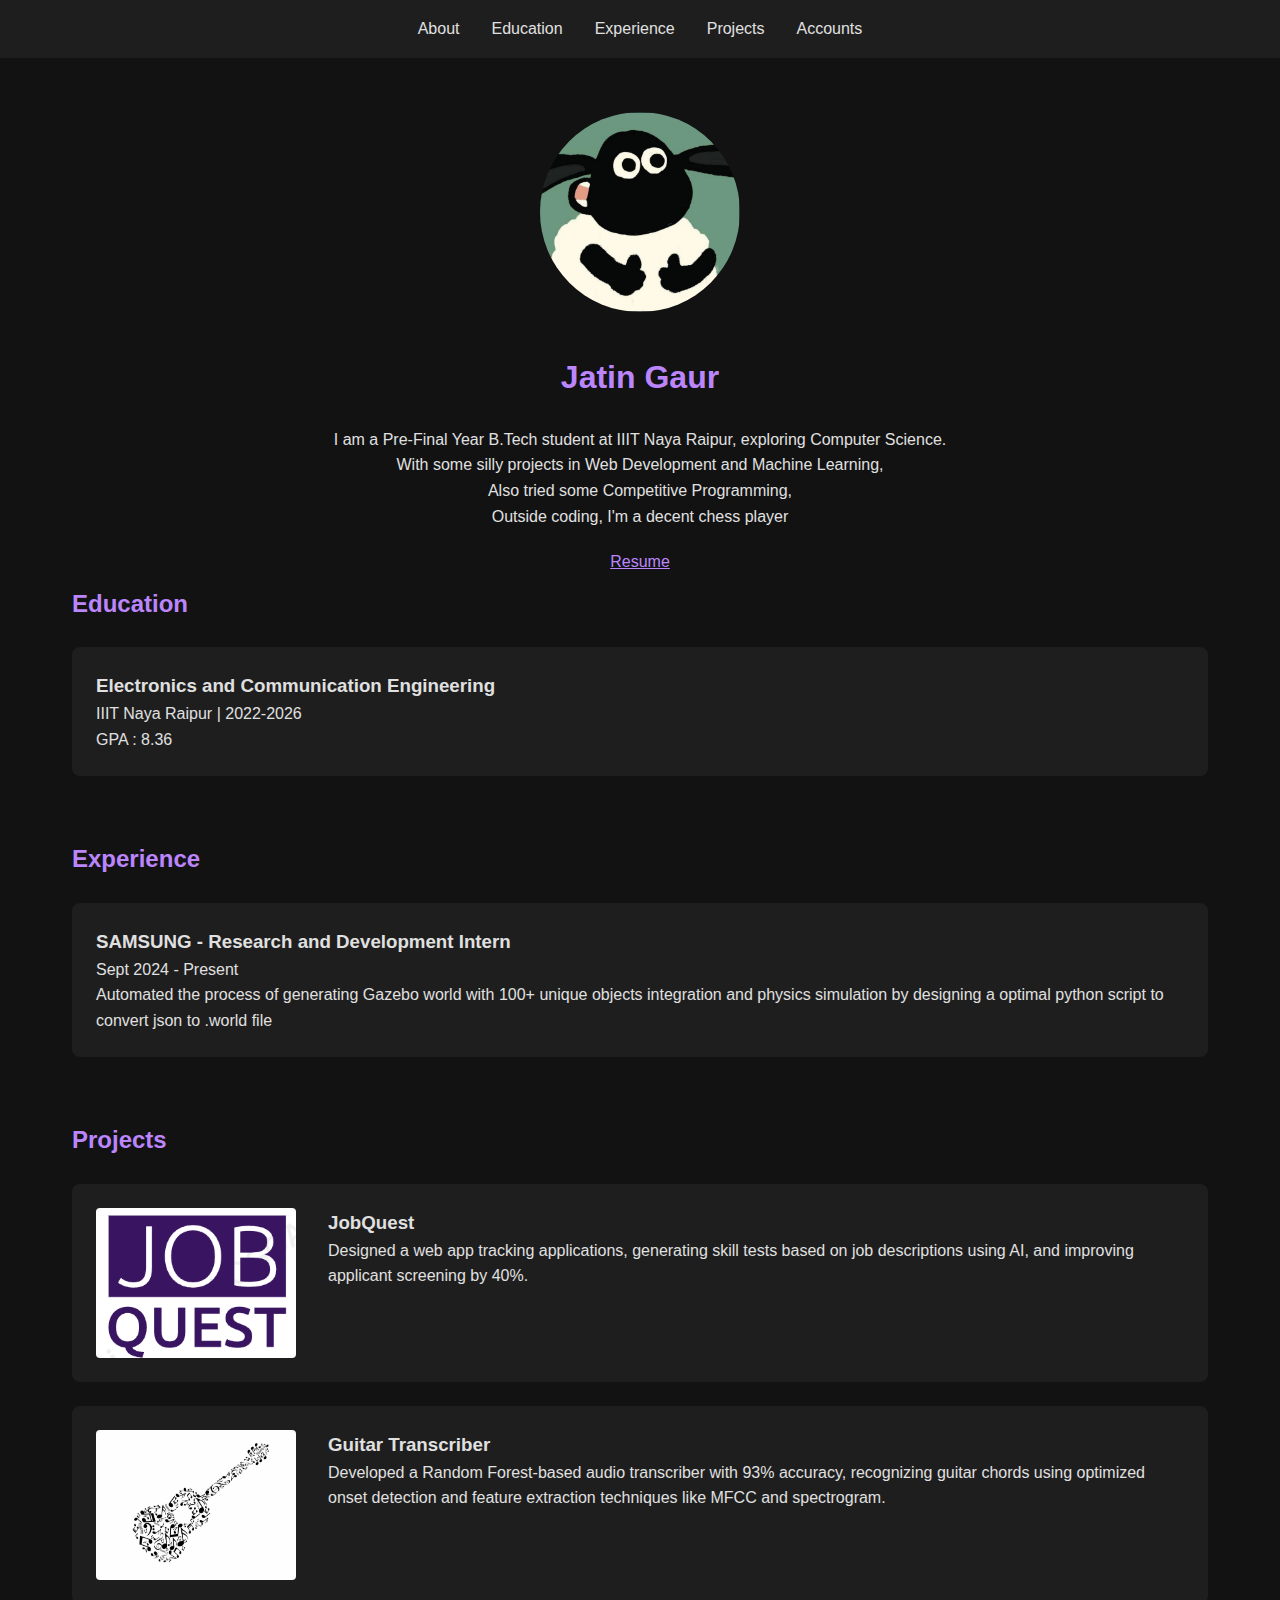
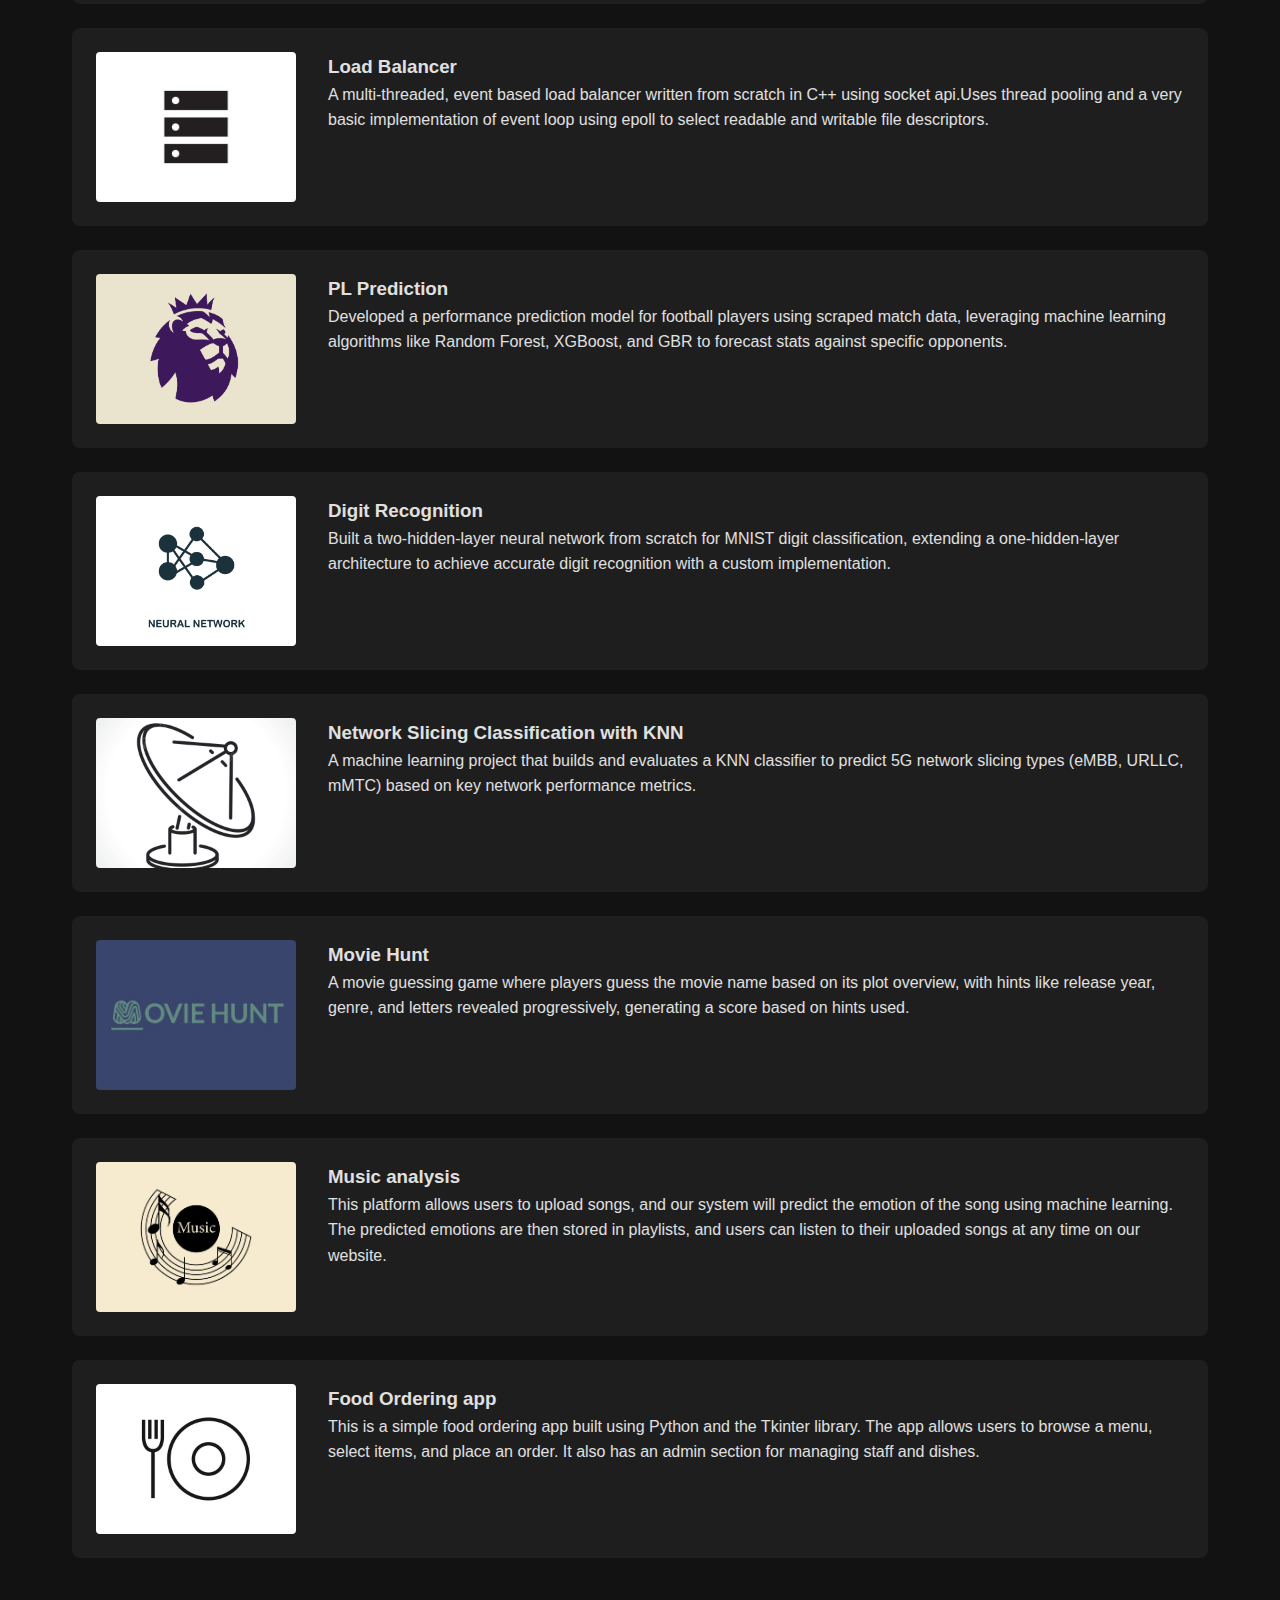
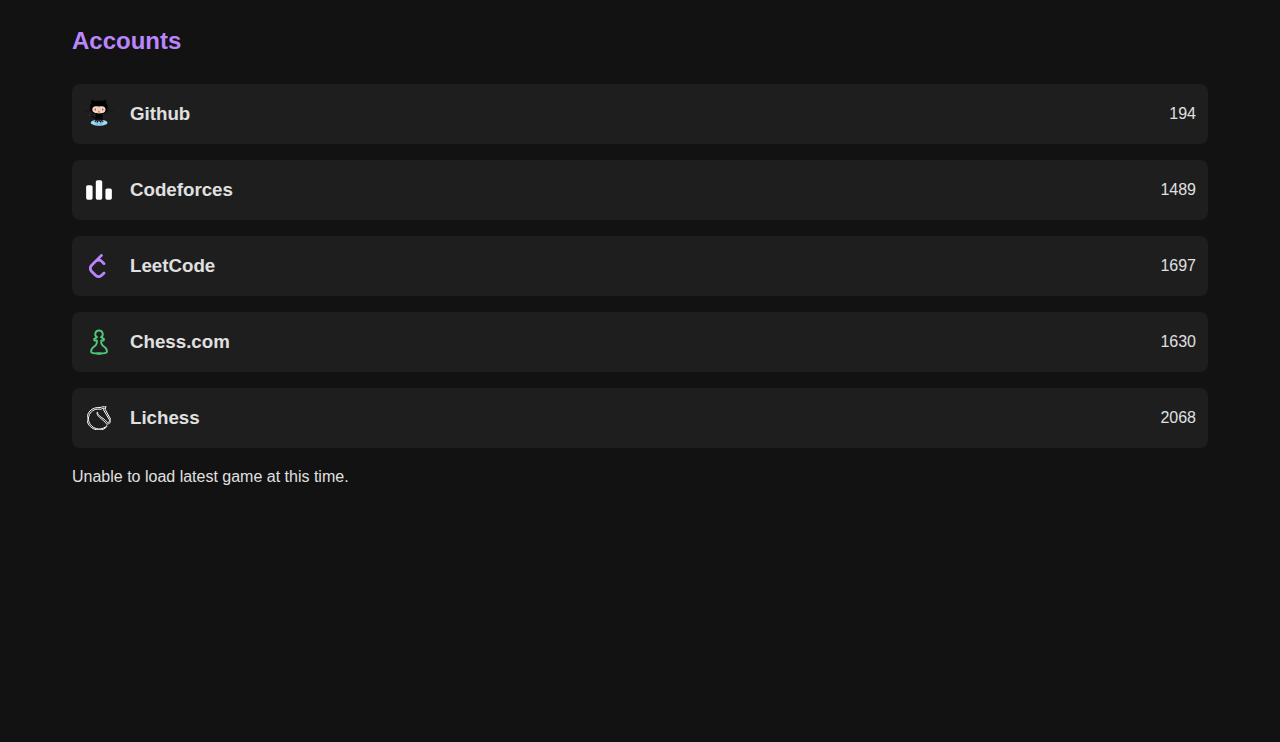
<file: index.html>
<!DOCTYPE html>
<html lang="en">
<head>
    <meta charset="UTF-8">
    <meta name="viewport" content="width=device-width, initial-scale=1.0">
    <title>Portfolio</title>
    <style>
        :root {
            --bg-color: #121212;
            --text-color: #e0e0e0;
            --accent-color: #BB86FC;
            --card-bg: #1E1E1E;
            --hover-color: #2d2d2d;
        }

        * {
            margin: 0;
            padding: 0;
            box-sizing: border-box;
            font-family: 'Segoe UI', sans-serif;
        }

        body {
            background-color: var(--bg-color);
            color: var(--text-color);
            line-height: 1.6;
        }

        nav {
            background-color: var(--card-bg);
            padding: 1rem;
            position: fixed;
            width: 100%;
            top: 0;
            z-index: 1000;
        }

        nav ul {
            display: flex;
            justify-content: center;
            list-style: none;
            gap: 2rem;
        }

        nav a {
            color: var(--text-color);
            text-decoration: none;
            font-weight: 500;
            transition: color 0.3s;
        }

        nav a:hover {
            color: var(--accent-color);
        }

        .container {
            max-width: 1200px;
            margin: 80px auto 0;
            padding: 2rem;
        }

        section {
            margin-bottom: 4rem;
        }

        h1, h2 {
            color: var(--accent-color);
            margin-bottom: 1.5rem;
        }

        .card {
            background-color: var(--card-bg);
            border-radius: 8px;
            padding: 1.5rem;
            margin-bottom: 1.5rem;
            display: flex;
            gap: 2rem;
            transition: transform 0.3s;
            cursor: pointer;
        }

        .card:hover {
            transform: translateY(-5px);
            background-color: var(--hover-color);
        }

        .card img {
            width: 200px;
            height: 150px;
            object-fit: cover;
            border-radius: 4px;
        }

        .card-content {
            flex: 1;
        }

        .date {
            color: var(--accent-color);
            font-size: 0.9rem;
            margin-bottom: 0.5rem;
        }

        .education-item, .experience-item {
            background-color: var(--card-bg);
            padding: 1.5rem;
            border-radius: 8px;
            margin-bottom: 1.5rem;
        }

        #about {
            max-width: 800px;
            margin: 0 auto;
            text-align: center;
        }

        #about img {
            width: 200px;
            height: 200px;
            border-radius: 50%;
            margin-bottom: 2rem;
        }
        .account-card {
            background-color: var(--card-bg);
            border-radius: 8px;
            padding: 0.75rem;
            margin-bottom: 1rem;
            display: flex;
            align-items: center;
            gap: 1rem;
            transition: transform 0.3s;
            cursor: pointer;
            height: 60px; /* One finger thickness */
        }

        .account-card:hover {
            transform: translateY(-3px);
            background-color: var(--hover-color);
        }

        .account-card .logo {
            width: 30px;
            height: 30px;
            display: flex;
            align-items: center;
            justify-content: center;
        }

        .account-card .card-content {
            display: flex;
            align-items: center;
            justify-content: space-between;
            width: 100%;
        }

        .account-card h3 {
            margin: 0;
        }
        .resume-button { /* Purple color matching your portfolio theme */
            color: #BB86FC;
            margin-top: 10px;
            padding: 10px 20px;
            border-radius: 5px;
            display: inline-block;
            cursor: pointer;
            transition: all 0.3s ease;
            font-weight: 500;
        }

        .resume-button:hover {/* Darker purple on hover */
            transform: translateY(-2px);
            box-shadow: 0 2px 8px rgba(187, 134, 252, 0.3);
        }
    </style>
</head>
<body>
    <nav>
        <ul>
            <li><a href="#about">About</a></li>
            <li><a href="#education">Education</a></li>
            <li><a href="#experience">Experience</a></li>
            <li><a href="#projects">Projects</a></li>
            <li><a href="#Accounts">Accounts</a></li>
            <!-- <li><a href="blogs.html">Blog</a></li> -->
        </ul>
    </nav>

    <div class="container">
        <section id="about">
            <img src="./image.png" alt="Profile Picture">
            <h1>Jatin Gaur</h1>
            <p>I am a Pre-Final Year B.Tech student at IIIT Naya Raipur, exploring Computer Science. <br>
                With some silly projects in Web Development and Machine Learning, <br>
                Also tried some Competitive Programming,<br>
                Outside coding, I'm a decent chess player</p>
            <a href="https://drive.google.com/file/d/12S8orpZF9e33Km_1vNeRA02Lgujei9G2/view" class="resume-button" target="_blank">Resume</a>
        </section>

        <section id="education">
            <h2>Education</h2>
            <div class="education-item">
                <h3>Electronics and Communication Engineering</h3>
                <p>IIIT Naya Raipur | 2022-2026</p> <p>GPA : 8.36</p>
            </div>
        </section>

        <section id="experience">
            <h2>Experience</h2>
            <div class="experience-item">
                <h3>SAMSUNG - Research and Development Intern</h3>
                <p>Sept 2024 - Present</p>
                <p> Automated the process of generating Gazebo world with 100+ unique objects integration and physics simulation by designing a optimal python script to convert json to .world file</p>
            </div>
        </section>

        <section id="projects">
            <h2>Projects</h2>
            <div class="card" onclick="window.location.href='https://github.com/jatingaur18/JobQuest'">
                <img src="jobquest.png" alt="Project 1">
                <div class="card-content">
                    <h3>JobQuest</h3>
                    <p>Designed a web app tracking applications, generating skill tests based on job descriptions using AI, and improving
                        applicant screening by 40%.</p>
                </div>
            </div>
            <div class="card" onclick="window.location.href='https://github.com/jatingaur18/Guitar_Transcription'">
                <img src="image copy 2.png" alt="Project 2">
                <div class="card-content">
                    <h3>Guitar Transcriber</h3>
                    <p>Developed a Random Forest-based audio transcriber with 93% accuracy, recognizing guitar chords using optimized onset detection and feature extraction techniques like MFCC and spectrogram.</p>
                </div>
            </div>
            <div class="card" onclick="window.location.href='https://github.com/jatingaur18/lb'">
                <img src="image copy 4.png" alt="Project 3">
                <div class="card-content">
                    <h3>Load Balancer</h3>
                    <p>A multi-threaded, event based load balancer written from scratch in C++ using socket api.Uses thread pooling and a very basic implementation of event loop using epoll to select readable and writable file descriptors.</p>
                </div>
            </div>
            <div class="card" onclick="window.location.href='https://github.com/jatingaur18/Hack-a-sol'">
                <img src="image copy 3.png" alt="Project 4">
                <div class="card-content">
                    <h3>PL Prediction</h3>
                    <p>Developed a performance prediction model for football players using scraped match data, leveraging machine learning algorithms like Random Forest, XGBoost, and GBR to forecast stats against specific opponents.</p>
                </div>
            </div>
            <div class="card" onclick="window.location.href='https://github.com/jatingaur18/MNIST_NeuralNetwork_project'">
                <img src="image copy 5.png" alt="Project 5">
                <div class="card-content">
                    <h3>Digit Recognition</h3>
                    <p>Built a two-hidden-layer neural network from scratch for MNIST digit classification, extending a one-hidden-layer architecture to achieve accurate digit recognition with a custom implementation.</p>
                </div>
            </div>
            <div class="card" onclick="window.location.href='https://github.com/jatingaur18/Network-Slicing-Classification'">
                <img src="image copy 7.png" alt="Project 6">
                <div class="card-content">
                    <h3>Network Slicing Classification with KNN</h3>
                    <p>A machine learning project that builds and evaluates a KNN classifier to predict 5G network slicing types (eMBB, URLLC, mMTC) based on key network performance metrics.</p>
                </div>
            </div>
            <div class="card" onclick="window.location.href='https://github.com/jatingaur18/movie-hunt'">
                <img src="movie hunt green.jpg" alt="Project 7">
                <div class="card-content">
                    <h3>Movie Hunt</h3>
                    <p>A movie guessing game where players guess the movie name based on its plot overview, with hints like release year, genre, and letters revealed progressively, generating a score based on hints used.</p>
                </div>
            </div>
            <div class="card" onclick="window.location.href='https://github.com/jatingaur18/music'">
                <img src="image copy.png" alt="Project 8">
                <div class="card-content">
                    <h3>Music analysis</h3>
                    <p>This platform allows users to upload songs, and our system will predict the emotion of the song using machine learning. The predicted emotions are then stored in playlists, and users can listen to their uploaded songs at any time on our website.</p>
                </div>
            </div>
            <div class="card" onclick="window.location.href='https://github.com/jatingaur18/food_ordering_app'">
                <img src="image copy 6.png" alt="Project 9">
                <div class="card-content">
                    <h3>Food Ordering app</h3>
                    <p>This is a simple food ordering app built using Python and the Tkinter library. The app allows users to browse a menu, select items, and place an order. It also has an admin section for managing staff and dishes.</p>
                </div>
            </div>
        </section>
        <section id="Accounts">
            <h2>Accounts</h2>
            <div class="account-card" onclick="window.location.href='https://github.com/jatingaur18'">
                <div class="logo">
                    <svg width="259.3px" height="259.3px" viewBox="-1.65 0 259.3 259.3" version="1.1" xmlns="http://www.w3.org/2000/svg" xmlns:xlink="http://www.w3.org/1999/xlink" preserveAspectRatio="xMidYMid">
                        <g>
                            <path fill="#9EDCF2" d="M200.9,199.8c0,13.9-32.2,25.1-71.9,25.1c-39.7,0-71.9-11.3-71.9-25.1c0-13.9,32.2-25.1,71.9-25.1C168.7,174.7,200.9,185.9,200.9,199.8L200.9,199.8z M200.9,199.8" />
                            <g>
                                <defs>
                                    <path id="SVGID_1_" d="M98.1,244.8c1.6,7.5,5.5,11.9,9.4,14.5l41.1,0c5-3.4,10.1-9.8,10.1-21.8v-31c0,0,0.6-7.7,7.7-10.2c0,0,4.1-2.9-0.3-4.5c0,0-19.5-1.6-19.5,14.4v23.6c0,0,0.8,8.7-3.8,12.3v-29.2c0,0,0.3-9.3,5.1-12.8c0,0,3.2-5.7-3.8-4.2c0,0-13.4,1.9-14,17.6l-0.3,30h-3.2l-0.3-30c-0.6-15.6-14-17.6-14-17.6c-7-1.6-3.8,4.2-3.8,4.2c4.8,3.5,5.1,12.8,5.1,12.8v29.5c-4.6-3.3-3.8-12.6-3.8-12.6v-23.6c0-16-19.5-14.4-19.5-14.4c-4.5,1.6-0.3,4.5-0.3,4.5c7,2.6,7.7,10.2,7.7,10.2v21.7L98.1,244.8z" />
                                </defs>
                                <clipPath id="SVGID_2_">
                                    <use xlink:href="#SVGID_1_" overflow="visible" />
                                </clipPath>
                                <path clip-path="url(#SVGID_2_)" fill="#7DBCE7" d="M200.9,199.8c0,13.9-32.2,25.1-71.9,25.1c-39.7,0-71.9-11.3-71.9-25.1c0-13.9,32.2-25.1,71.9-25.1C168.7,174.7,200.9,185.9,200.9,199.8L200.9,199.8z M200.9,199.8" />
                            </g><path fill="#9EDCF2" d="M46.9,125.9l-2.1,7.2c0,0-0.5,2.6,1.9,3.1c2.6-0.1,2.4-2.5,2.2-3.2L46.9,125.9L46.9,125.9z M46.9,125.9" /><path fill="#010101" d="M255.8,95.6l0.2-0.9c-21.1-4.2-42.7-4.3-55.8-3.7c2.1-7.7,2.8-16.7,2.8-26.6c0-14.3-5.4-25.7-14-34.3c1.5-4.9,3.5-15.8-2-29.7c0,0-9.8-3.1-32.1,11.8c-8.7-2.2-18-3.3-27.3-3.3c-10.2,0-20.5,1.3-30.2,3.9C74.4-2.9,64.3,0.3,64.3,0.3c-6.6,16.5-2.5,28.8-1.3,31.8c-7.8,8.4-12.5,19.1-12.5,32.2c0,9.9,1.1,18.8,3.9,26.5c-13.2-0.5-34-0.3-54.4,3.8l0.2,0.9c20.4-4.1,41.4-4.2,54.5-3.7c0.6,1.6,1.3,3.2,2,4.7c-13,0.4-35.1,2.1-56.3,8.1l0.3,0.9c21.4-6,43.7-7.6,56.6-8c7.8,14.4,23,23.8,50.2,26.7c-3.9,2.6-7.8,7-9.4,14.5c-5.3,2.5-21.9,8.7-31.9-8.5c0,0-5.6-10.2-16.3-11c0,0-10.4-0.2-0.7,6.5c0,0,6.9,3.3,11.7,15.6c0,0,6.3,21,36.4,14.2V177c0,0-0.6,7.7-7.7,10.2c0,0-4.2,2.9,0.3,4.5c0,0,19.5,1.6,19.5-14.4v-23.6c0,0-0.8-9.4,3.8-12.6v38.8c0,0-0.3,9.3-5.1,12.8c0,0-3.2,5.7,3.8,4.2c0,0,13.4-1.9,14-17.6l0.3-39.3h3.2l0.3,39.3c0.6,15.6,14,17.6,14,17.6c7,1.6,3.8-4.2,3.8-4.2c-4.8-3.5-5.1-12.8-5.1-12.8v-38.5c4.6,3.6,3.8,12.3,3.8,12.3v23.6c0,16,19.5,14.4,19.5,14.4c4.5-1.6,0.3-4.5,0.3-4.5c-7-2.6-7.7-10.2-7.7-10.2v-31c0-12.1-5.1-18.5-10.1-21.8c29-2.9,42.9-12.2,49.3-26.8c12.7,0.3,35.6,1.9,57.4,8.1l0.3-0.9c-21.7-6.1-44.4-7.7-57.3-8.1c0.6-1.5,1.1-3,1.6-4.6C212.9,91.4,234.6,91.4,255.8,95.6L255.8,95.6z M255.8,95.6" /><path fill="#F5CCB3" d="M174.6,63.7c6.2,5.7,9.9,12.5,9.9,19.8c0,34.4-25.6,35.3-57.2,35.3c-31.6,0-57.2-4.8-57.2-35.3c0-7.3,3.6-14.1,9.8-19.7c10.3-9.4,27.7-4.4,47.4-4.4C147,59.4,164.3,54.3,174.6,63.7L174.6,63.7z M174.6,63.7" /><path fill="#FFFFFF" d="M108.3,85.3c0,9.5-5.3,17.1-11.9,17.1c-6.6,0-11.9-7.7-11.9-17.1c0-9.5,5.3-17.1,11.9-17.1C103,68.1,108.3,75.8,108.3,85.3L108.3,85.3z M108.3,85.3" /><path fill="#AF5C51" d="M104.5,85.5c0,6.3-3.6,11.4-7.9,11.4c-4.4,0-7.9-5.1-7.9-11.4c0-6.3,3.6-11.4,7.9-11.4C100.9,74.1,104.5,79.2,104.5,85.5L104.5,85.5z M104.5,85.5" /><path fill="#FFFFFF" d="M172.2,85.3c0,9.5-5.3,17.1-11.9,17.1c-6.6,0-11.9-7.7-11.9-17.1c0-9.5,5.3-17.1,11.9-17.1C166.8,68.1,172.2,75.8,172.2,85.3L172.2,85.3z M172.2,85.3" /><path fill="#AF5C51" d="M168.3,85.5c0,6.3-3.6,11.4-7.9,11.4c-4.4,0-7.9-5.1-7.9-11.4c0-6.3,3.6-11.4,7.9-11.4C164.8,74.1,168.3,79.2,168.3,85.5L168.3,85.5z M168.3,85.5" /><path fill="#AF5C51" d="M130.5,100.5c0,1.6-1.3,3-3,3c-1.6,0-3-1.3-3-3s1.3-3,3-3C129.1,97.5,130.5,98.8,130.5,100.5L130.5,100.5z M130.5,100.5" /><path fill="#AF5C51" d="M120.6,108c-0.2-0.5,0.1-1,0.6-1.2c0.5-0.2,1,0.1,1.2,0.6c0.8,2.2,2.8,3.6,5.1,3.6c2.3,0,4.3-1.5,5.1-3.6c0.2-0.5,0.7-0.8,1.2-0.6c0.5,0.2,0.8,0.7,0.6,1.2c-1,2.9-3.8,4.9-6.9,4.9C124.4,112.9,121.6,110.9,120.6,108L120.6,108z M120.6,108" /><path fill="#C4E5D9" d="M54.5,121.6c0,0.8-0.9,1.4-2.1,1.4c-1.1,0-2.1-0.6-2.1-1.4c0-0.8,0.9-1.4,2.1-1.4C53.6,120.2,54.5,120.8,54.5,121.6L54.5,121.6z M54.5,121.6" /><path fill="#C4E5D9" d="M60.3,124.8c0,0.8-0.9,1.4-2.1,1.4c-1.1,0-2.1-0.6-2.1-1.4c0-0.8,0.9-1.4,2.1-1.4C59.4,123.4,60.3,124,60.3,124.8L60.3,124.8z M60.3,124.8" /><path fill="#C4E5D9" d="M63.8,129c0,0.8-0.9,1.4-2.1,1.4c-1.1,0-2.1-0.6-2.1-1.4c0-0.8,0.9-1.4,2.1-1.4C62.9,127.5,63.8,128.2,63.8,129L63.8,129z M63.8,129" /><path fill="#C4E5D9" d="M67,133.8c0,0.8-0.9,1.4-2.1,1.4c-1.1,0-2.1-0.6-2.1-1.4c0-0.8,0.9-1.4,2.1-1.4C66.1,132.3,67,133,67,133.8L67,133.8z M67,133.8" /><path fill="#C4E5D9" d="M70.5,138.2c0,0.8-0.9,1.4-2.1,1.4c-1.1,0-2.1-0.6-2.1-1.4c0-0.8,0.9-1.4,2.1-1.4C69.6,136.8,70.5,137.4,70.5,138.2L70.5,138.2z M70.5,138.2" /><path fill="#C4E5D9" d="M75.3,142.1c0,0.8-0.9,1.4-2.1,1.4c-1.1,0-2.1-0.6-2.1-1.4c0-0.8,0.9-1.4,2.1-1.4C74.4,140.6,75.3,141.3,75.3,142.1L75.3,142.1z M75.3,142.1" /><path fill="#AF5C51" d="M130.5,100.5c0,1.6-1.3,3-3,3c-1.6,0-3-1.3-3-3s1.3-3,3-3C129.1,97.5,130.5,98.8,130.5,100.5L130.5,100.5z M130.5,100.5" /><path fill="#C4E5D9" d="M82,144.6c0,0.8-0.9,1.4-2.1,1.4c-1.1,0-2.1-0.6-2.1-1.4c0-0.8,0.9-1.4,2.1-1.4C81.1,143.2,82,143.8,82,144.6L82,144.6z M82,144.6" /><path fill="#C4E5D9" d="M88.7,144.6c0,0.8-0.9,1.4-2.1,1.4c-1.1,0-2.1-0.6-2.1-1.4c0-0.8,0.9-1.4,2.1-1.4C87.8,143.2,88.7,143.8,88.7,144.6L88.7,144.6z M88.7,144.6" /><path fill="#AF5C51" d="M130.5,100.5c0,1.6-1.3,3-3,3c-1.6,0-3-1.3-3-3s1.3-3,3-3C129.1,97.5,130.5,98.8,130.5,100.5L130.5,100.5z M130.5,100.5" /><path fill="#AF5C51" d="M130.5,100.5c0,1.6-1.3,3-3,3c-1.6,0-3-1.3-3-3s1.3-3,3-3C129.1,97.5,130.5,98.8,130.5,100.5L130.5,100.5z M130.5,100.5" /><path fill="#AF5C51" d="M130.5,100.5c0,1.6-1.3,3-3,3c-1.6,0-3-1.3-3-3s1.3-3,3-3C129.1,97.5,130.5,98.8,130.5,100.5L130.5,100.5z M130.5,100.5" /><path fill="#C4E5D9" d="M95.5,143.5c0,0.8-0.9,1.4-2.1,1.4c-1.1,0-2.1-0.6-2.1-1.4c0-0.8,0.9-1.4,2.1-1.4C94.5,142.1,95.5,142.7,95.5,143.5L95.5,143.5z M95.5,143.5" />
                        </g>
                    </svg>
                </div>
                <div class="card-content">
                    <h3>Github</h3>
                    <p>194</p>
                </div>
            </div>
            <div class="account-card" onclick="window.location.href='https://codeforces.com/profile/jugheadjones'">
                <div class="logo">
                    <svg fill="#ffffff" width="800px" height="800px" viewBox="0 0 14 14" role="img" focusable="false" aria-hidden="true" xmlns="http://www.w3.org/2000/svg"><path d="M 3.25,4.75 C 3.664,4.75 4,5.086 4,5.5 l 0,5.25 C 4,11.164 3.664,11.5 3.25,11.5 l -1.5,0 C 1.3365,11.5 1,11.164 1,10.75 L 1,5.5 C 1,5.086 1.3365,4.75 1.75,4.75 l 1.5,0 z M 7.75,2.5 c 0.414,0 0.75,0.336 0.75,0.75 l 0,7.5 c 0,0.414 -0.336,0.75 -0.75,0.75 l -1.5,0 C 5.8365,11.5 5.5,11.164 5.5,10.75 l 0,-7.5 C 5.5,2.836 5.8365,2.5 6.25,2.5 l 1.5,0 z m 4.5,3.75 C 12.664,6.25 13,6.586 13,7 l 0,3.75 c 0,0.414 -0.336,0.75 -0.75,0.75 l -1.5,0 C 10.336,11.5 10,11.164 10,10.75 L 10,7 c 0,-0.414 0.336,-0.75 0.75,-0.75 l 1.5,0 z"/></svg>
                </div>
                <div class="card-content">
                    <h3>Codeforces</h3>
                    <p>1489</p>
                </div>
            </div>
            <div class="account-card" onclick="window.location.href='https://leetcode.com/jatingaur18'">
                <div class="logo">
                    <svg xmlns="http://www.w3.org/2000/svg" viewBox="0 0 24 24" width="24" height="24" fill="var(--accent-color)">
                        <path d="M16.102 17.93l-2.697 2.607c-.466.467-1.111.662-1.823.662s-1.357-.195-1.824-.662l-4.332-4.363c-.467-.467-.702-1.15-.702-1.863s.235-1.357.702-1.824l4.319-4.38c.467-.467 1.125-.645 1.837-.645s1.357.195 1.823.662l2.697 2.606c.514.515 1.365.497 1.9-.038.535-.536.553-1.387.039-1.901l-2.609-2.636a5.055 5.055 0 0 0-2.445-1.337l2.467-2.503c.516-.514.498-1.366-.037-1.901-.535-.535-1.387-.552-1.901-.038l-10.1 10.101c-.981.982-1.494 2.337-1.494 3.835 0 1.498.513 2.895 1.494 3.875l4.347 4.361c.981.981 2.312 1.494 3.81 1.494 1.497 0 2.829-.513 3.809-1.494l2.697-2.607c.515-.515.498-1.366-.037-1.901-.534-.535-1.386-.553-1.901-.038z"/>
                    </svg>
                </div>
                <div class="card-content">
                    <h3>LeetCode</h3>
                    <p>1697</p>
                </div>
            </div>
            <div class="account-card" onclick="window.location.href='https://www.chess.com/stats/overview/jughead_iv/0'">
                <div class="logo">
                    <svg width="800px" height="800px" viewBox="0 0 50.8 50.8" xmlns="http://www.w3.org/2000/svg" xml:space="preserve">

                        <g style="stroke-width:1.00012;stroke-dasharray:none">
                        
                        <path d="m29.084 17.202 4.752 3.087c.037 1.357-.699 2.623-.699 2.623H29.09c-.883 6.963 6.255 11.358 6.255 11.358 3.9 3.11 3.385 8.283 3.385 8.283s-.055.867-3.476 1.66c0 0-2.98.96-12.944.69" style="fill:none;stroke:#50C878;stroke-width:3.175;stroke-linecap:round;stroke-linejoin:round;stroke-dasharray:none"/>
                        
                        <path d="m21.82 17.256-4.72 3.033c-.036 1.357.7 2.623.7 2.623h4.047c.883 6.963-6.255 11.358-6.255 11.358-3.9 3.11-3.385 8.283-3.385 8.283s.055.867 3.476 1.66c0 0 2.979.96 12.944.69" style="fill:none;stroke:#50C878;stroke-width:3.175;stroke-linecap:round;stroke-linejoin:round;stroke-dasharray:none"/>
                        
                        <path d="M11.13-25.59a6.26 6.352 0 0 1-6.122 4.238A6.26 6.352 0 0 1-.81-26.011a6.26 6.352 0 0 1 2.64-7.027 6.26 6.352 0 0 1 7.397.453" style="fill:none;stroke:#50C878;stroke-width:3.17506;stroke-linecap:round;stroke-linejoin:round;stroke-dasharray:none" transform="matrix(-.26297 .9648 -.96701 -.25472 0 0)"/>
                        
                        </g>
                        
                        </svg>
                </div>
                <div class="card-content">
                    <h3>Chess.com</h3>
                    <p>1630</p>
                </div>
            </div>
            <div class="account-card" onclick="window.location.href='https://lichess.org/@/jatin25chess/perf/rapid'">
                <div class="logo">
                    <svg width="24px" height="24px" viewBox="0 0 24 24" role="img" xmlns="http://www.w3.org/2000/svg"><path d="M10.457 6.161a.237.237 0 0 0-.296.165c-.8 2.785 2.819 5.579 5.214 7.428.653.504 1.216.939 1.591 1.292 1.745 1.642 2.564 2.851 2.733 3.178a.24.24 0 0 0 .275.122c.047-.013 4.726-1.3 3.934-4.574a.257.257 0 0 0-.023-.06L18.204 3.407 18.93.295a.24.24 0 0 0-.262-.293c-1.7.201-3.115.435-4.5 1.425-4.844-.323-8.718.9-11.213 3.539C.334 7.737-.246 11.515.085 14.128c.763 5.655 5.191 8.631 9.081 9.532.993.229 1.974.34 2.923.34 3.344 0 6.297-1.381 7.946-3.85a.24.24 0 0 0-.372-.3c-3.411 3.527-9.002 4.134-13.296 1.444-4.485-2.81-6.202-8.41-3.91-12.749C4.741 4.221 8.801 2.362 13.888 3.31c.056.01.115 0 .165-.029l.335-.197c.926-.546 1.961-1.157 2.873-1.279l-.694 1.993a.243.243 0 0 0 .02.202l6.082 10.192c-.193 2.028-1.706 2.506-2.226 2.611-.287-.645-.814-1.364-2.306-2.803-.422-.407-1.21-.941-2.124-1.56-2.364-1.601-5.937-4.02-5.391-5.984a.239.239 0 0 0-.165-.295z"style="fill:none;stroke:#ffffff"/></svg>
                </div>
                <div class="card-content">
                    <h3>Lichess</h3>
                    <p>2068</p>
                </div>
            </div>
            <!-- Add more account cards as needed -->
            <div id="game-link"></div>
        </section>
    </div>

    <script>
        fetch('https://lichess.org/api/games/user/bot-whiteworm?max=1', {
            headers: {
                'Accept': 'application/x-ndjson'
            }
        })
        .then(response => response.text())
        .then(data => {
            const gameData = JSON.parse(data);
            console.log(gameData)
            const gameId = gameData.id;
            
            const gameLinkDiv = document.getElementById('game-link');
            gameLinkDiv.innerHTML = `
                <div style="margin-top: 2rem;">
                    <h3 style="margin-bottom: 1rem;">My Chess Bot's Latest Game</h3>
                    <iframe 
                        src="https://lichess.org/embed/${gameId}"
                        width="600" 
                        height="400" 
                        frameborder="0"
                        style="max-width: 100%; border-radius: 8px; background: #262421;"
                        allowtransparency="true"
                    ></iframe>
                </div>
            `;
        })
        .catch(error => {
            console.error('Error fetching the last game:', error);
            const gameLinkDiv = document.getElementById('game-link');
            gameLinkDiv.innerHTML = '<p>Unable to load latest game at this time.</p>';
        });

        document.querySelectorAll('nav a').forEach(anchor => {
            anchor.addEventListener('click', function(e) {
                e.preventDefault();
                const section = document.querySelector(this.getAttribute('href'));
                section.scrollIntoView({ behavior: 'smooth' });
            });
        });
    </script>
</body>
</html>
</file>
